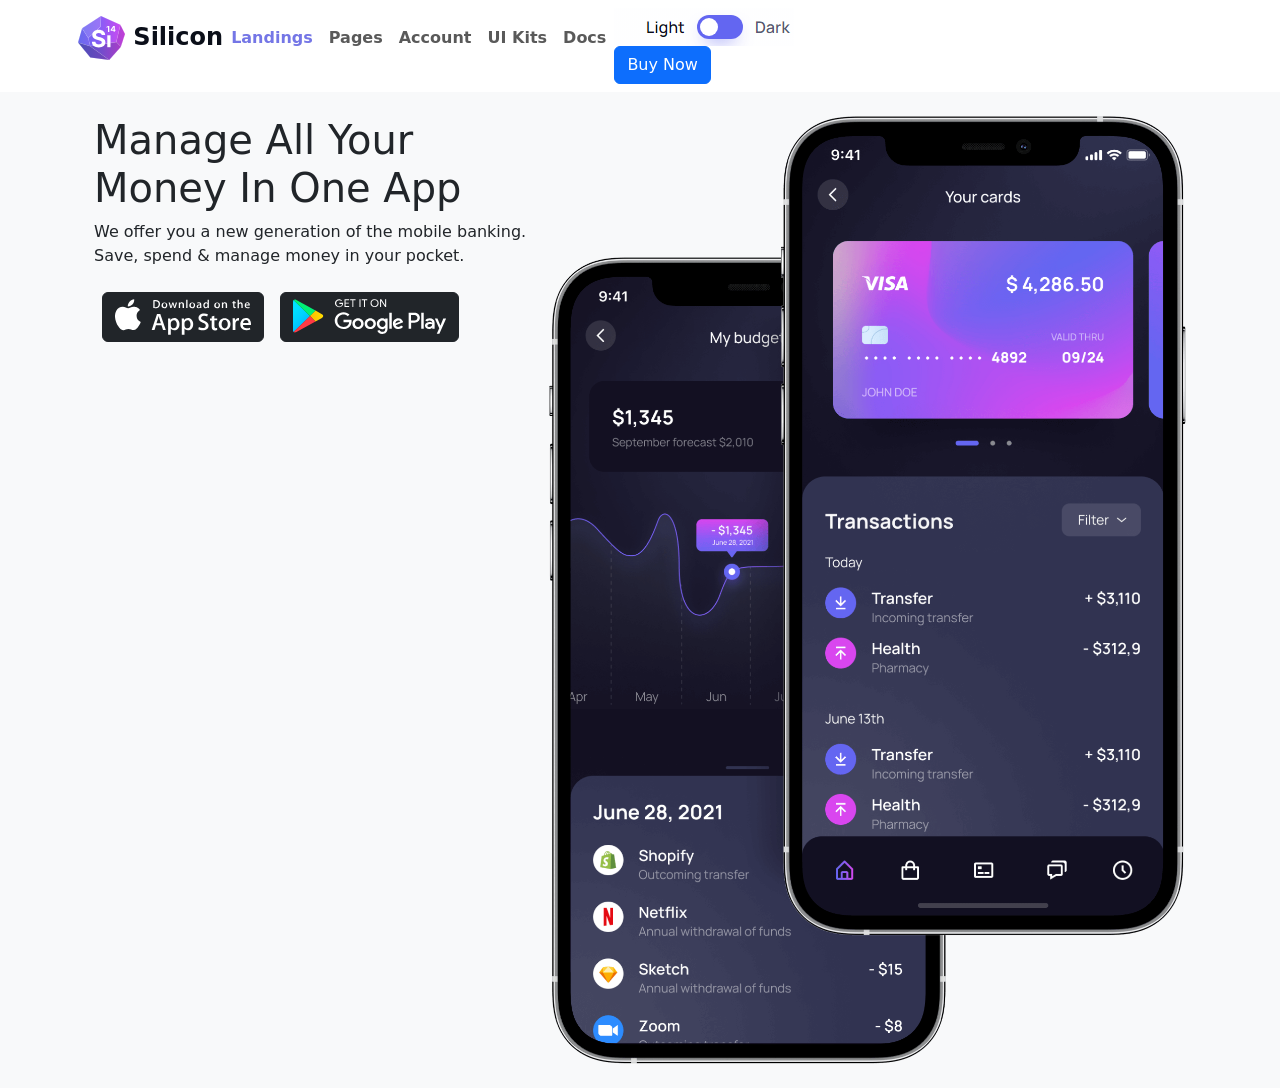
<file: index.html>
<!doctype html>
<html lang="en">

<head>
    <meta charset="utf-8">
    <meta name="viewport" content="width=device-width, initial-scale=1">
    <title>Bootstrap demo</title>
    <link rel="stylesheet" href="index.css">
    <link href="https://cdn.jsdelivr.net/npm/bootstrap@5.3.0/dist/css/bootstrap.min.css" rel="stylesheet"
        integrity="sha384-9ndCyUaIbzAi2FUVXJi0CjmCapSmO7SnpJef0486qhLnuZ2cdeRhO02iuK6FUUVM" crossorigin="anonymous">
</head>

<body>
    <header class="sticky-top bg-white">
        <div class="container p-2">
            <div class="d-flex">
                <div class="col-">
                    <div class="d-flex">
                        <nav class="navbar navbar-expand-lg ">
                            <div>
                                <a class="logo" href="#!">
                                    <img class="logo" src="images/SI14.svg" alt="svg">
                                    Silicon
                                </a>
                            </div>
                            <ul class="navbar-nav me-auto mb-2 mb-lg-0">
                                <li class="nav-item">
                                    <a class="nav-link active" aria-current="page" href="#">Landings</a>
                                </li>
                                <li class="nav-item">
                                    <a class="nav-link" href="#">Pages</a>
                                </li>
                                <li class="nav-item dropdown">
                                    <a class="nav-link " href="#" role="button" data-bs-toggle="dropdown"
                                        aria-expanded="false">
                                        Account
                                    </a>

                                </li>
                                <li class="nav-item">
                                    <a class="nav-link ">UI Kits</a>
                                </li>
                                <li class="nav-item">
                                    <a class="nav-link ">Docs</a>
                                </li>
                            </ul>
                        </nav>
                    </div>
                </div>
                <div class="col-3">
                    <img src="images/Mode.png" alt="img">
                    <a class="btn btn-primary" href="#!">Buy Now</a>
                </div>
            </div>
        </div>
    </header>
    <section class="bg-body-tertiary">
        <div class="container p-4">
            <div class="d-flex">
                <div class="col-5">
                    <h1 class="text">Manage All Your Money In One App</h1>
                    <p>We offer you a new generation of the mobile banking.
                        Save, spend & manage money in your pocket.</p>
                    <div class="d-flex">
                        <div class="m-2">
                            <a href="https://silicon.createx.studio/landing-mobile-app-showcase-v1.html#">
                                <img class="btn btn-dark btn-height" src="images/appstore-light.svg" alt="svg"></a>
                        </div>
                        <div class="m-2">
                            <a href="https://silicon.createx.studio/landing-mobile-app-showcase-v1.html#">
                                <img class="btn btn-dark btn-height" src="images/googleplay-light.svg" alt="svg"></a>
                        </div>
                    </div>


                </div>
                <div class="col-7 position-relative">
                    <img class="position-absolute " src="images/hero-phone1.png" alt="img">
                    <img class="" src="images/hero-phone-2.png" alt="img">

                </div>
            </div>
        </div>
    </section>
    <script src="https://cdn.jsdelivr.net/npm/bootstrap@5.3.0/dist/js/bootstrap.bundle.min.js"
        integrity="sha384-geWF76RCwLtnZ8qwWowPQNguL3RmwHVBC9FhGdlKrxdiJJigb/j/68SIy3Te4Bkz" crossorigin="anonymous">
    </script>
</body>

</html>
</file>
<file: index.css>
:root {
    --button-background-color: #4044ee;
    --link-nav-color: #7476e6;
    --color-headings: black;
    --bg-grey: grey;
    --button-color: white;
    --arror: rgb(255, 255, 255);
    
}

.logo {
    width: 47px;
    text-decoration: none;
    font-weight: 600;
    font-size: 24px;
    color: rgb(11, 15, 25);
    vertical-align: middle;
}

 .active {
    color: #7476e6!important;
 }

 .nav-link {
    font-weight: 600!important;
  
 }

 .nav-link:hover {
    color: #7476e6!important; 
 }

 img {
    max-width: 100%;
    height: auto;
 }

 .btn-height {
    height: 50px;
 }
</file>
